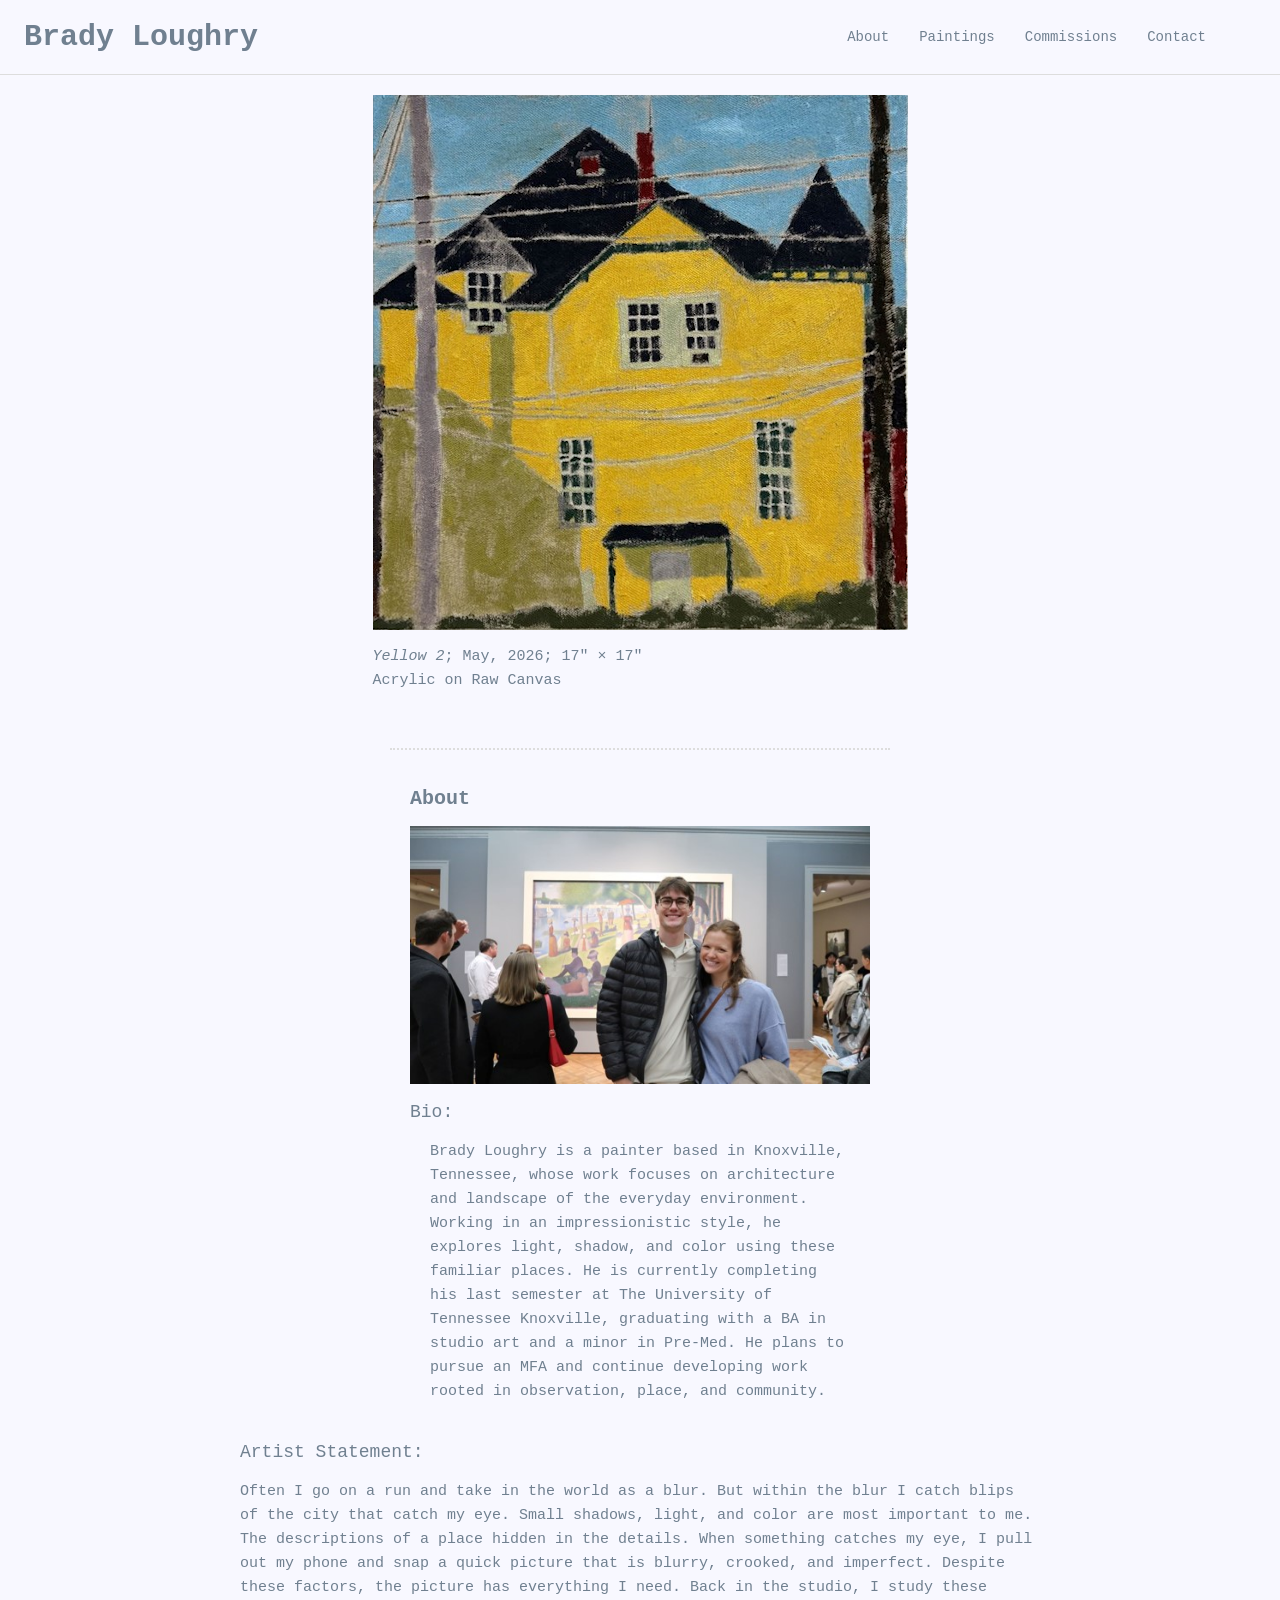
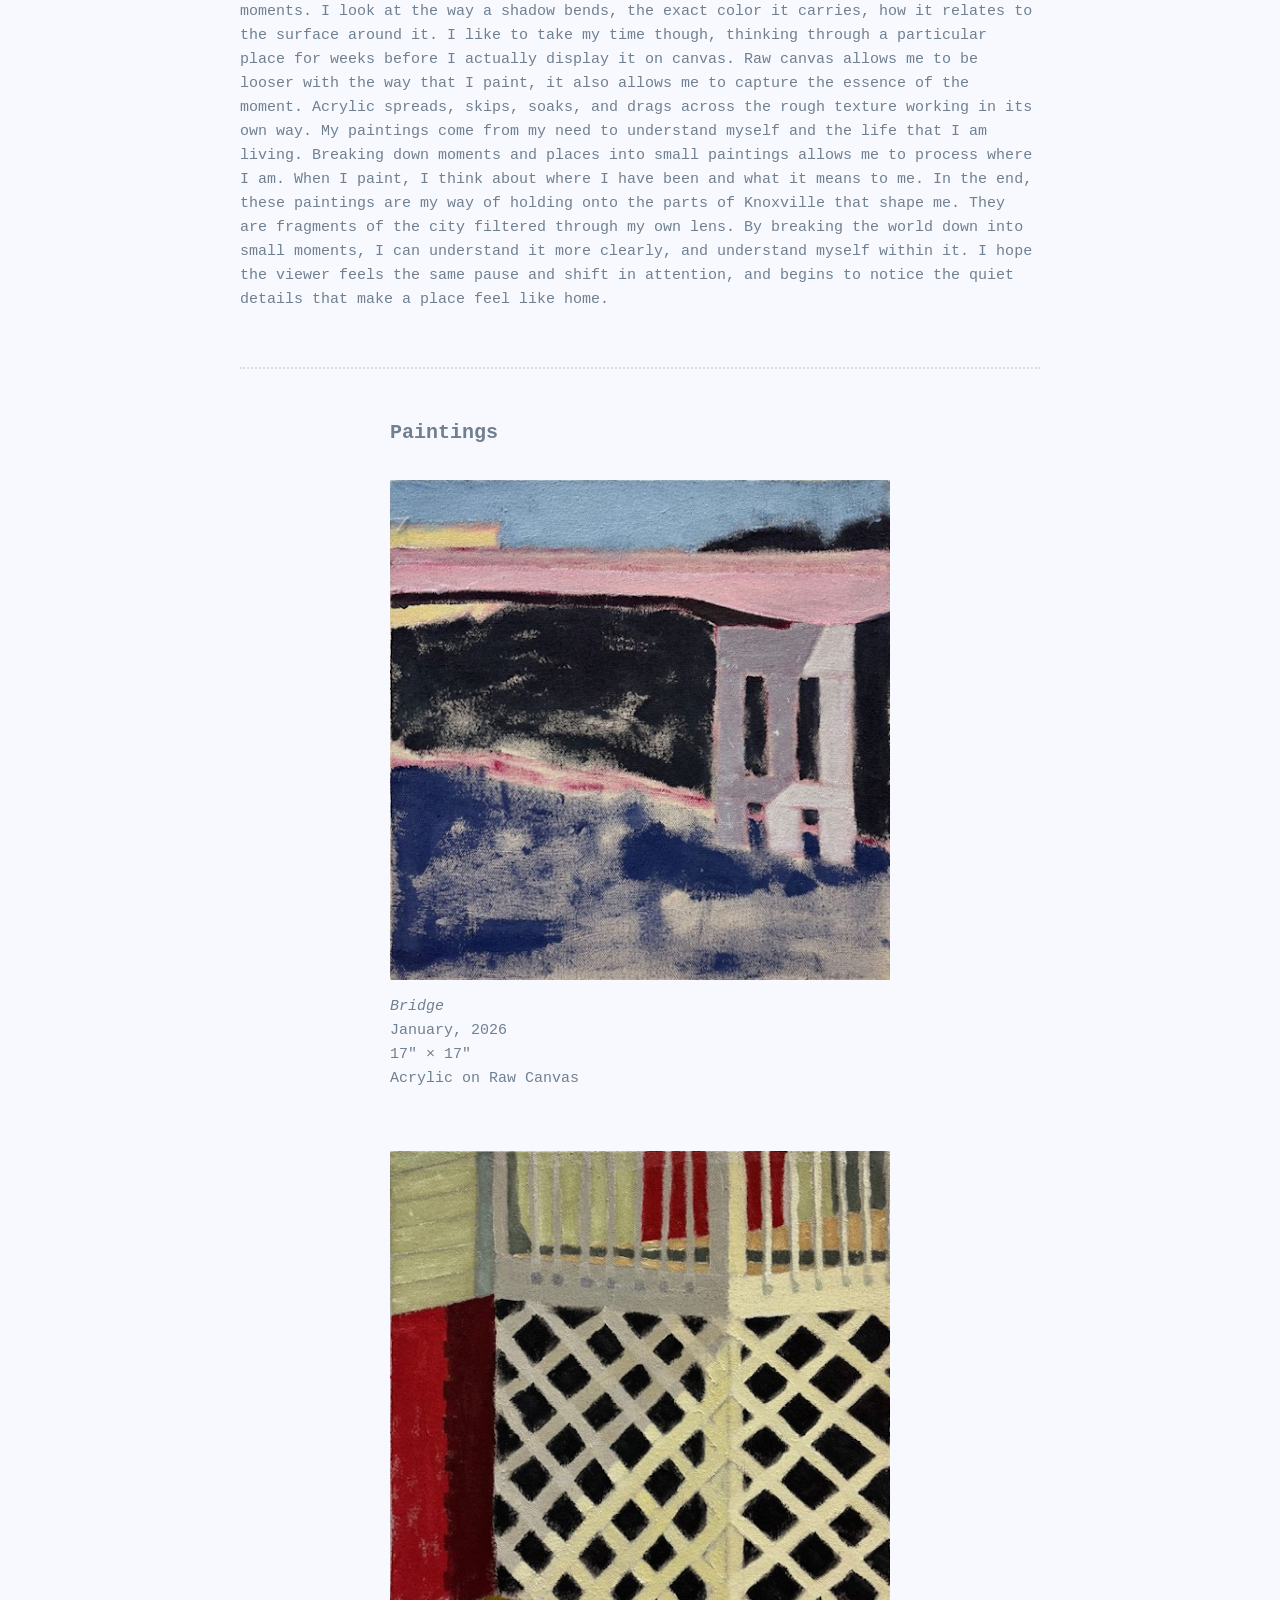
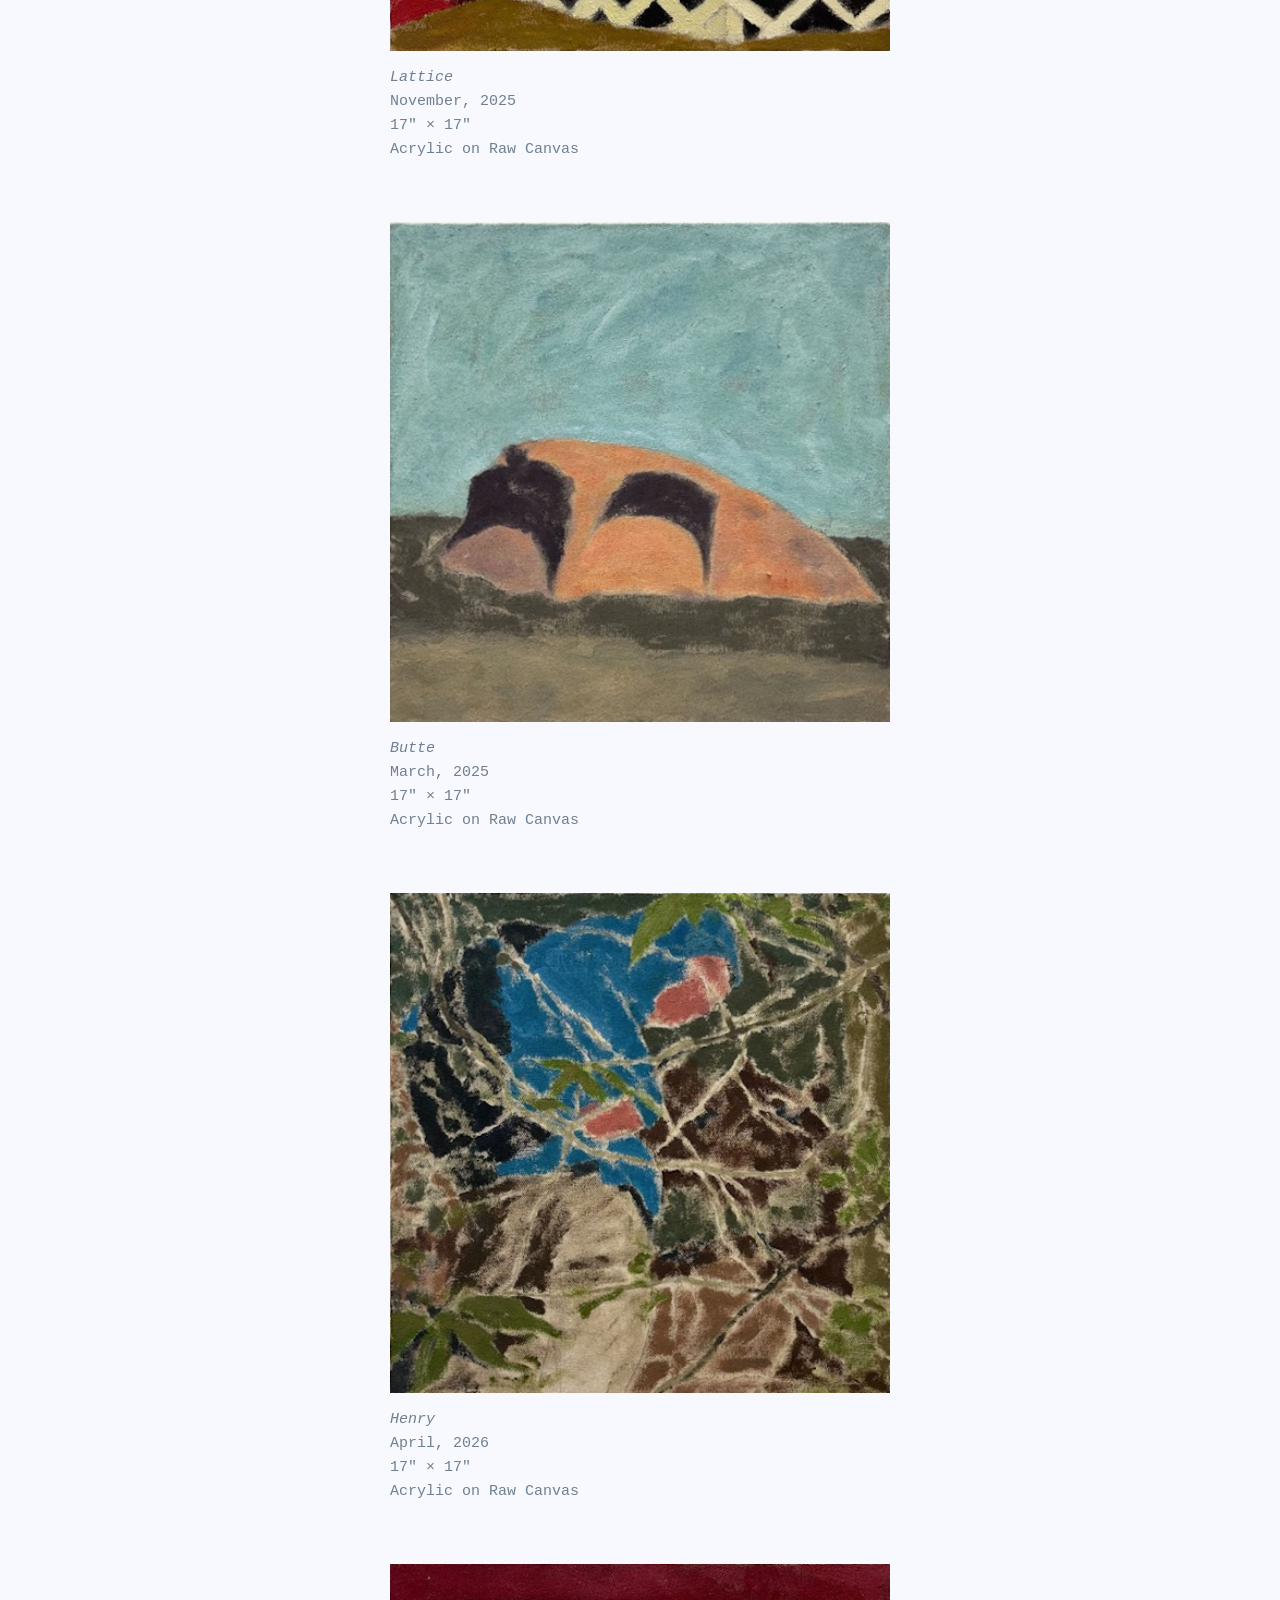
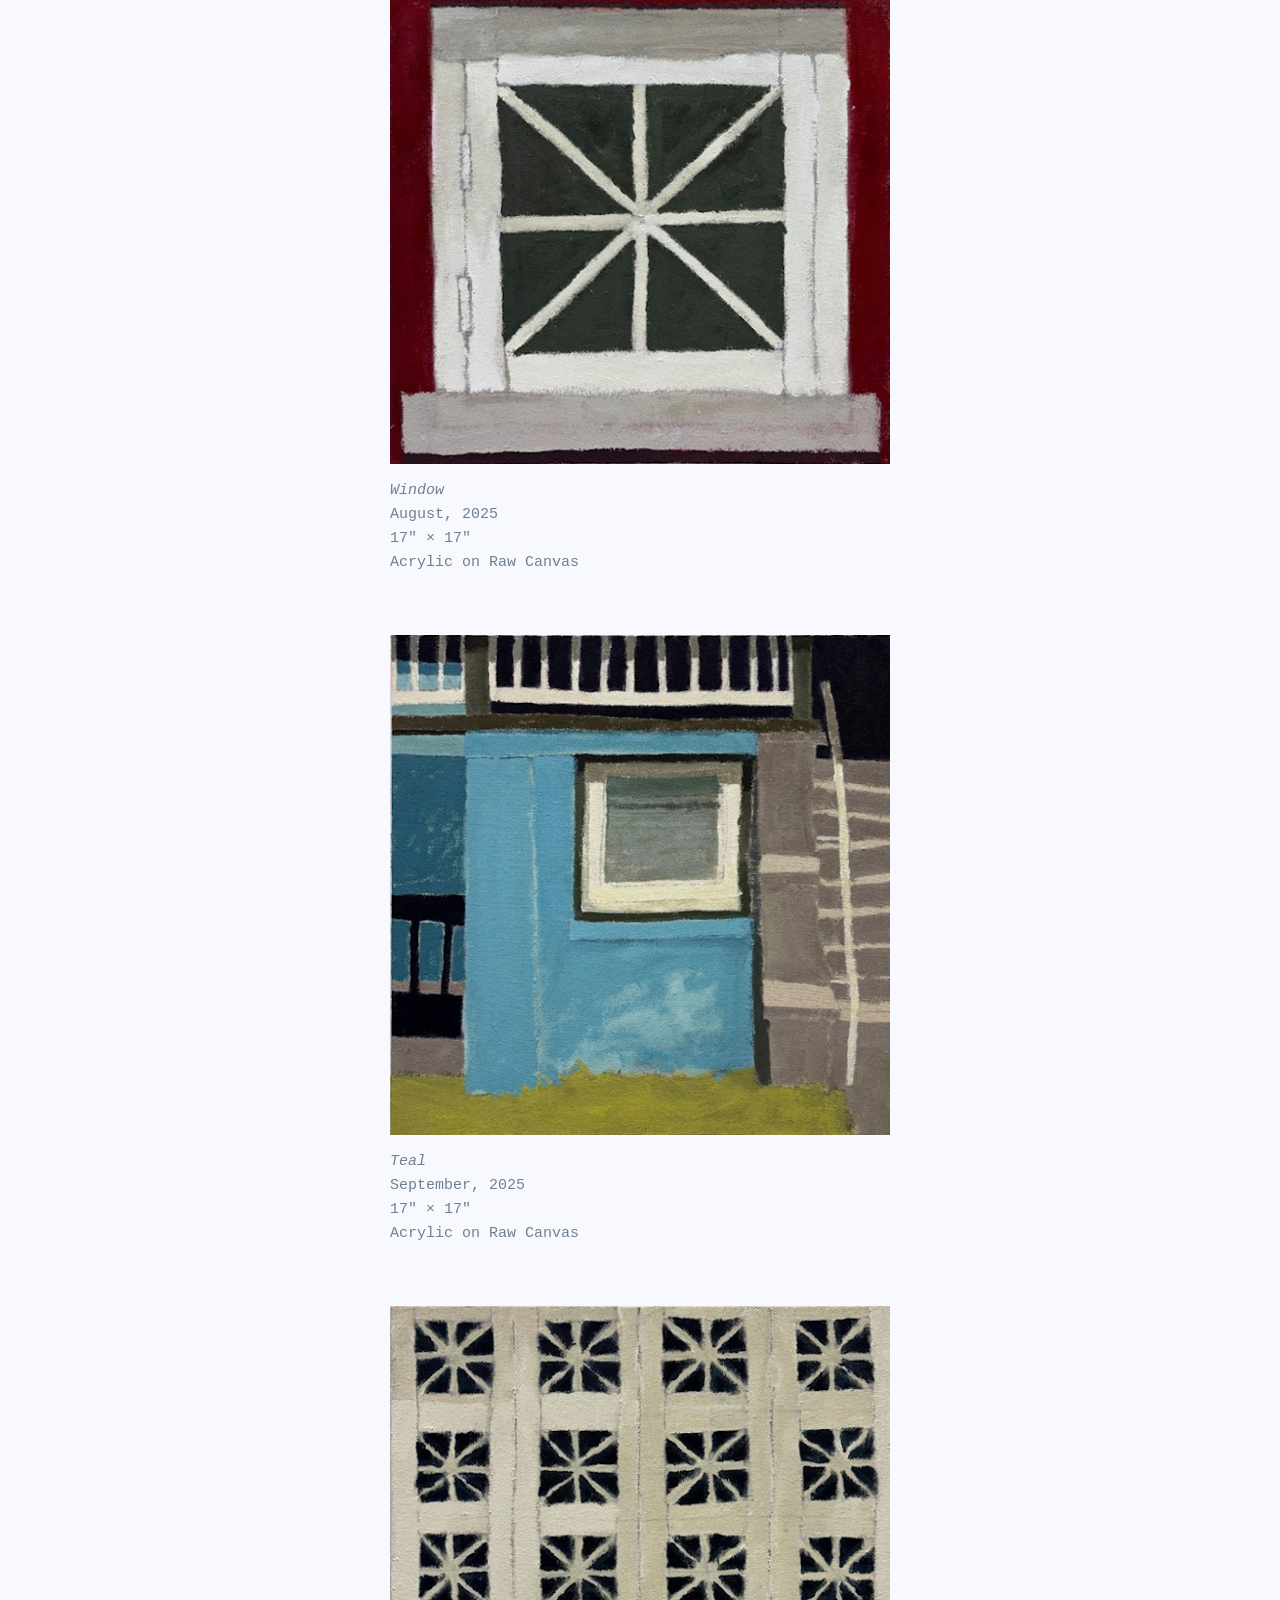
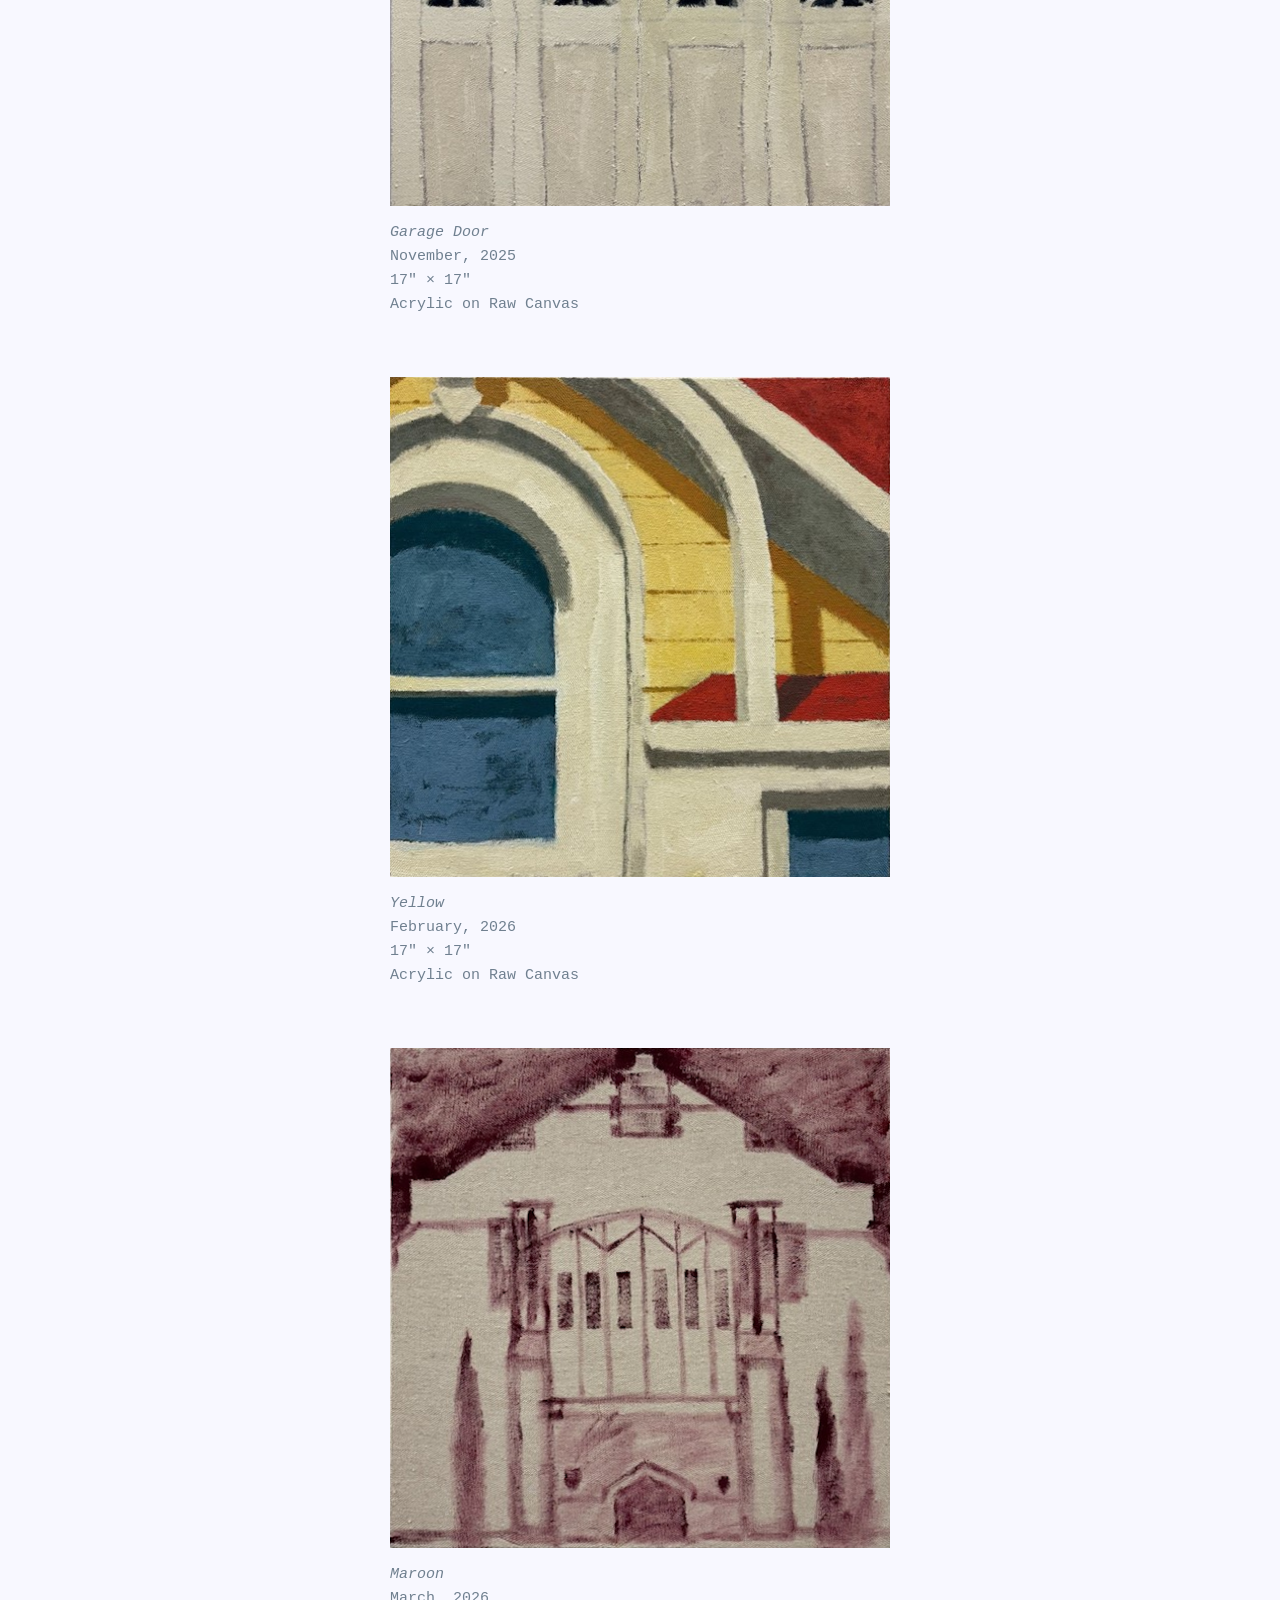
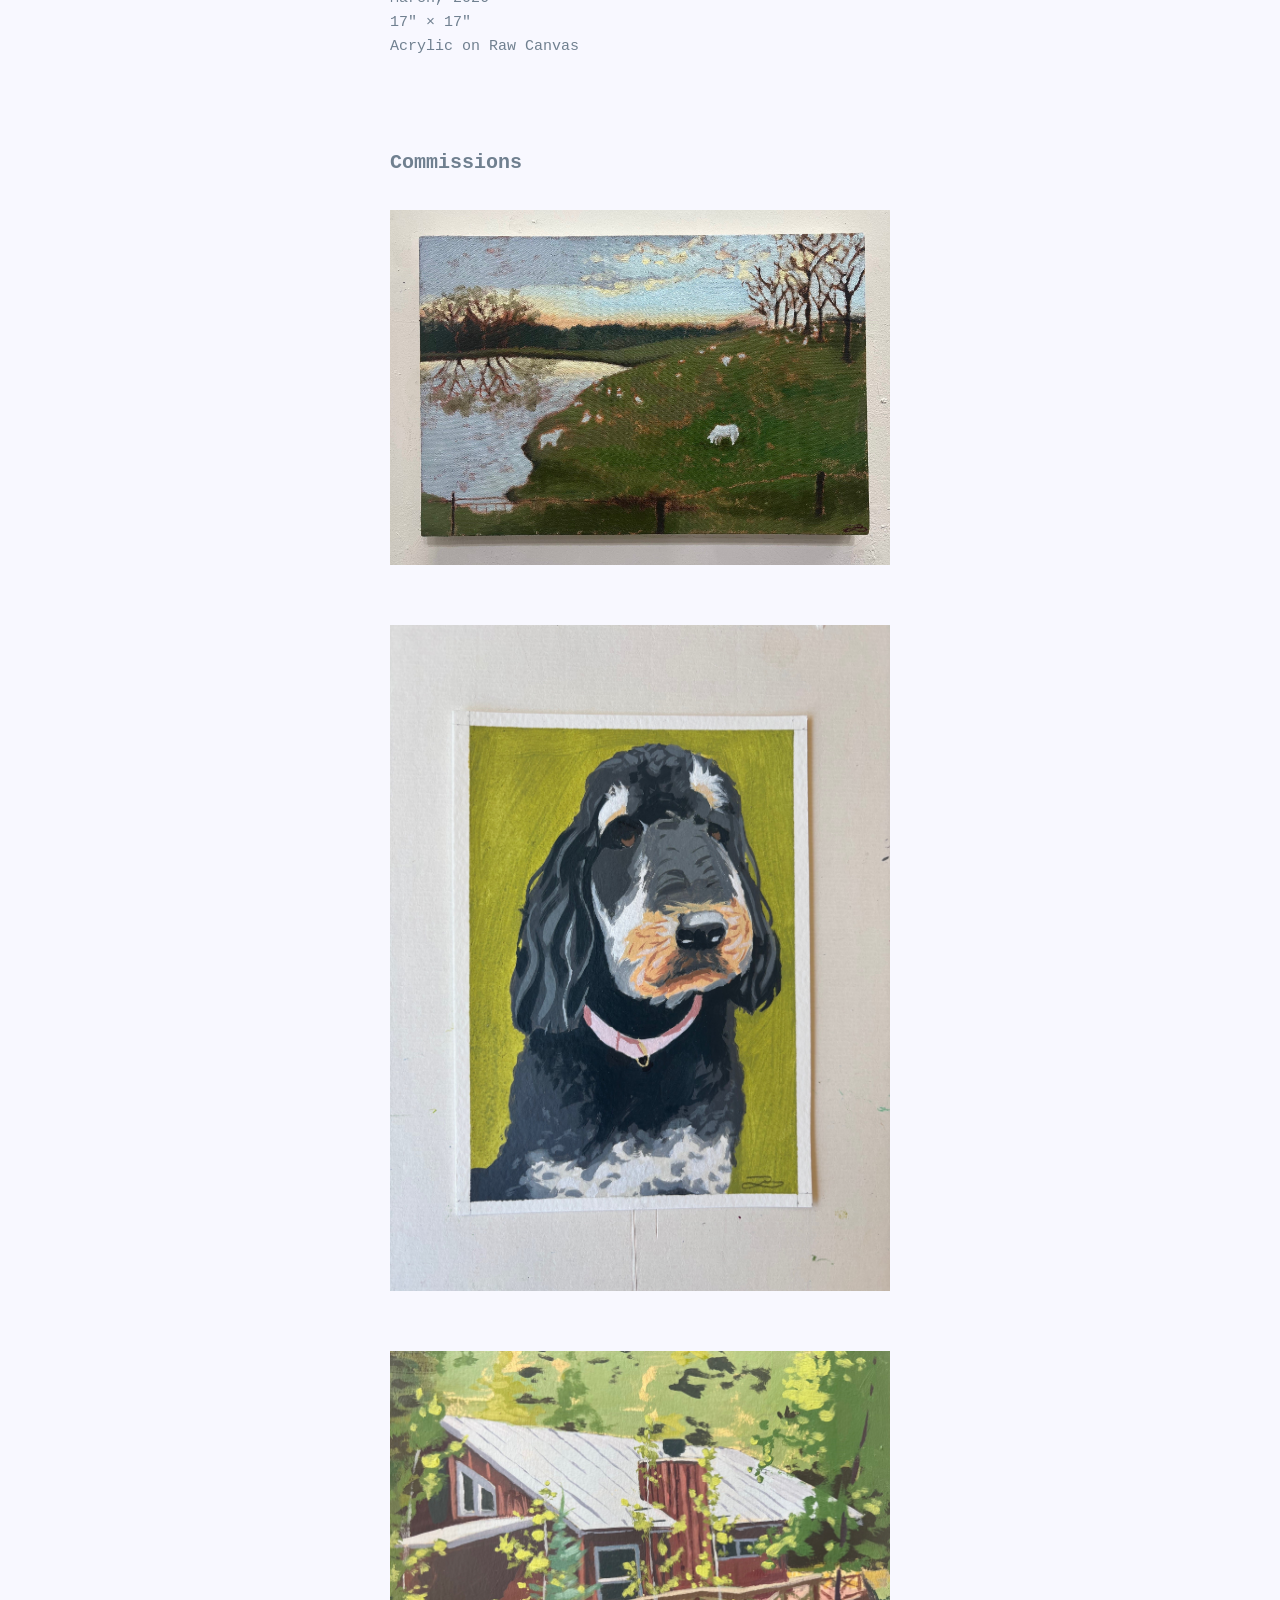
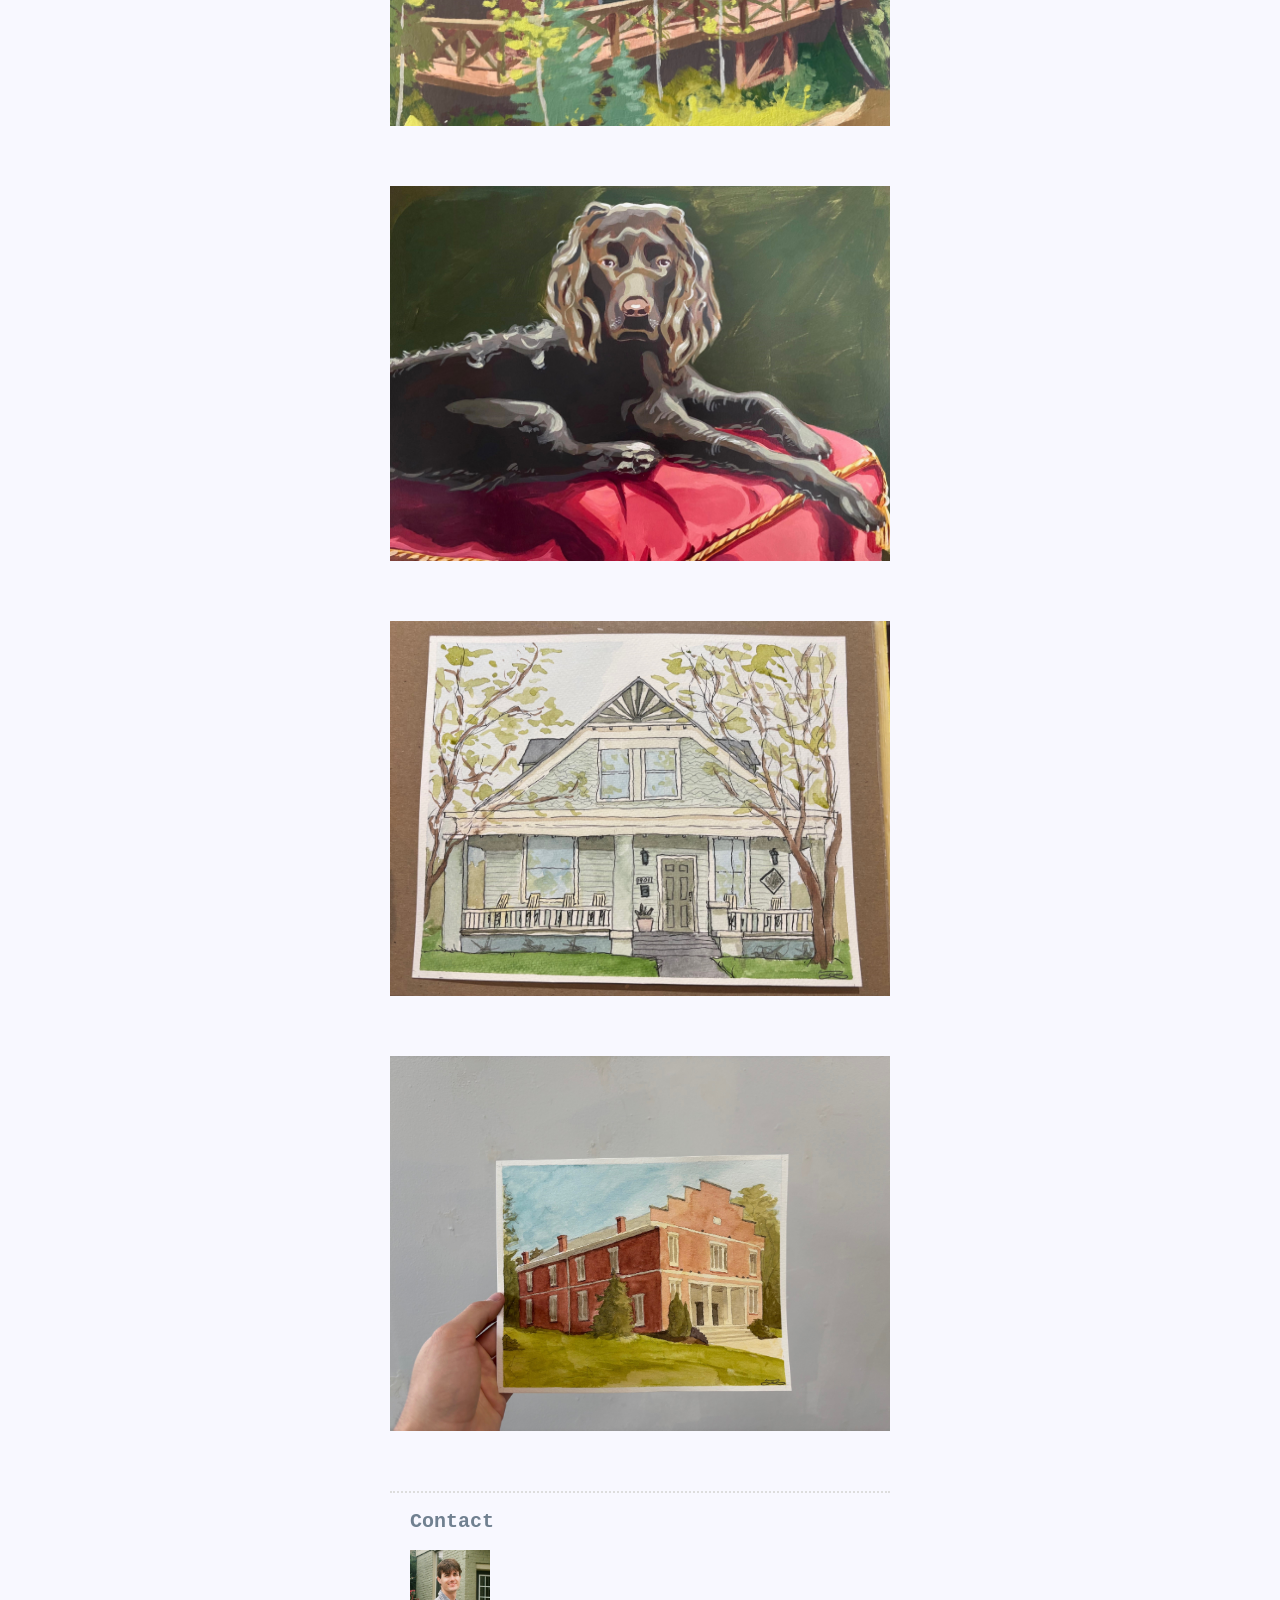
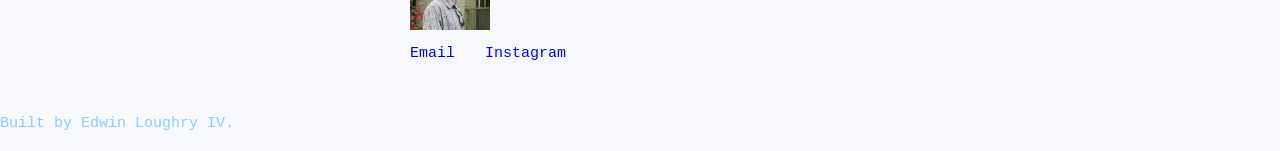
<file: index.html>
<!DOCTYPE html>
<html lang="en">

<head>
    <meta charset="UTF-8">
    <meta name="viewport" content="width=device-width, initial-scale=1.0">
    <title>Brady Loughry</title>

    <link rel="stylesheet" href="style.css">
</head>

<body>

    <div id="top"></div>

    <header class="header">

        <h1><a href="#top">Brady Loughry</a></h1>

        <nav class="navbar">
            <a href="#about">About</a>
            <a href="#art">Paintings</a>
            <a href="#commissions">Commissions</a>
            <a href="#contact">Contact</a>
        </nav>

    </header>

    <main>

        <section class="art-page">
            <article class="top-piece">
                    <a href="images/brady2.png" target="_blank" rel="noopener noreferrer">
                        <img src="images/brady2.png" alt="Yellow 2">
                    </a>
                    <p>
                        <i>Yellow 2</i>; May, 2026; 17" × 17"<br>
                        Acrylic on Raw Canvas
                    </p>
                </article>
        </section>

        <section id="about">
            <div class="about">
                <br>
                <h2>About</h2>
                <img src="images/headshot/bradygallery.jpg" alt="Brady Loughry" class="headshot">

                <h3>Bio:</h3>
                    <p>Brady Loughry is a painter based in Knoxville, Tennessee, whose work focuses on architecture and landscape of the everyday environment. Working in an impressionistic style, he explores light, shadow, and color using these familiar places. He is currently completing his last semester at The University of Tennessee Knoxville, graduating with a BA in studio art and a minor in Pre-Med. He plans to pursue an MFA and continue developing work rooted in observation, place, and community.
                    </p><br>
            </div>

            <div class="artist-statement">
                <h3>Artist Statement:</h3>
                    <p>Often I go on a run and take in the world as a blur. But within the blur I catch blips of the city that catch my eye. Small shadows, light, and color are most important to me. The descriptions of a place hidden in the details. When something catches my eye, I pull out my phone and snap a quick picture that is blurry, crooked, and imperfect. Despite these factors, the picture has everything I need.
                    Back in the studio, I study these moments. I look at the way a shadow bends, the exact color it carries, how it relates to the surface around it. I like to take my time though, thinking through a particular place for weeks before I actually display it on canvas. Raw canvas allows me to be looser with the way that I paint, it also allows me to capture the essence of the moment. Acrylic spreads, skips, soaks, and drags across the rough texture working in its own way. 
                    My paintings come from my need to understand myself and the life that I am living. Breaking down moments and places into small paintings allows me to process where I am. When I paint, I think about where I have been and what it means to me. 
                    In the end, these paintings are my way of holding onto the parts of Knoxville that shape me. They are fragments of the city filtered through my own lens. By breaking the world down into small moments, I can understand it more clearly, and understand myself within it. I hope the viewer feels the same pause and shift in attention, and begins to notice the quiet details that make a place feel like home.
                    </p><br></br>
            </div>
        </section>

        <section id="art" class="art-page">

            <div class="art-grid">

                <h2>Paintings</h2><br>

                <article class="piece">
                    <a href="images/brady1.png" target="_blank" rel="noopener noreferrer">
                        <img src="images/brady1.png" alt="Bridge">
                    </a>
                    <p>
                        <i>Bridge</i><br>
                        January, 2026<br>
                        17" × 17"<br>
                        Acrylic on Raw Canvas
                    </p>
                </article>

                <article class="piece">
                    <a href="images/brady3.png" target="_blank" rel="noopener noreferrer">
                        <img src="images/brady3.png" alt="Lattice">
                    </a>
                    <p>
                        <i>Lattice</i><br>
                        November, 2025<br>
                        17" × 17"<br>
                        Acrylic on Raw Canvas
                    </p>
                </article>

                <article class="piece">
                    <a href="images/brady4.png" target="_blank" rel="noopener noreferrer">
                        <img src="images/brady4.png" alt="Butte">
                    </a>
                    <p>
                        <i>Butte</i><br>
                        March, 2025<br>
                        17" × 17"<br>
                        Acrylic on Raw Canvas
                    </p>
                </article>

                <article class="piece">
                    <a href="images/brady5.png" target="_blank" rel="noopener noreferrer">
                        <img src="images/brady5.png" alt="Henry">
                    </a>
                    <p>
                        <i>Henry</i><br>
                        April, 2026<br>
                        17" × 17"<br>
                        Acrylic on Raw Canvas
                    </p>
                </article>

                <article class="piece">
                    <a href="images/brady6.png" target="_blank" rel="noopener noreferrer">
                        <img src="images/brady6.png" alt="Window">
                    </a>
                    <p>
                        <i>Window</i><br>
                        August, 2025<br>
                        17" × 17"<br>
                        Acrylic on Raw Canvas
                    </p>
                </article>

                <article class="piece">
                    <a href="images/brady7.png" target="_blank" rel="noopener noreferrer">
                        <img src="images/brady7.png" alt="Teal">
                    </a>
                    <p>
                        <i>Teal</i><br>
                        September, 2025<br>
                        17" × 17"<br>
                        Acrylic on Raw Canvas
                    </p>
                </article>

                <article class="piece">
                    <a href="images/brady8.png" target="_blank" rel="noopener noreferrer">
                        <img src="images/brady8.png" alt="Garage Door">
                    </a>
                    <p>
                        <i>Garage Door</i><br>
                        November, 2025<br>
                        17" × 17"<br>
                        Acrylic on Raw Canvas
                    </p>
                </article>

                <article class="piece">
                    <a href="images/brady9.png" target="_blank" rel="noopener noreferrer">
                        <img src="images/brady9.png" alt="Yellow">
                    </a>
                    <p>
                        <i>Yellow</i><br>
                        February, 2026<br>
                        17" × 17"<br>
                        Acrylic on Raw Canvas
                    </p>
                </article>

                <article class="piece">
                    <a href="images/brady10.png" target="_blank" rel="noopener noreferrer">
                        <img src="images/brady10.png" alt="Maroon">
                    </a>
                    <p>
                        <i>Maroon</i><br>
                        March, 2026<br>
                        17" × 17"<br>
                        Acrylic on Raw Canvas
                    </p>
                </article>

            </div>

        </section>

        <section id="commissions" class="art-page">

            <div class="art-grid">

                <h2>Commissions</h2><br>

                <article class="piece">
                    <a href="images/sheep.jpg" target="_blank" rel="noopener noreferrer">
                        <img src="images/sheep.jpg" alt="Sheep">
                    </a>
                </article>

                <article class="piece">
                    <a href="images/dog1.jpg" target="_blank" rel="noopener noreferrer">
                        <img src="images/dog1.jpg" alt="Dog1">
                    </a>
                </article>

                <article class="piece">
                    <a href="images/house1.jpg" target="_blank" rel="noopener noreferrer">
                        <img src="images/house1.jpg" alt="House1">
                    </a>
                </article>

                <article class="piece">
                    <a href="images/dog2.jpg" target="_blank" rel="noopener noreferrer">
                        <img src="images/dog2.jpg" alt="Dog2">
                    </a>
                </article>

                <article class="piece">
                    <a href="images/house2.jpg" target="_blank" rel="noopener noreferrer">
                        <img src="images/house2.jpg" alt="House2">
                    </a>
                </article>

                <article class="piece">
                    <a href="images/house3.jpg" target="_blank" rel="noopener noreferrer">
                        <img src="images/house3.jpg" alt="House3">
                    </a>
                </article>

            </div>

        </section>

        <section id="contact" class="about">

            <h2>Contact</h2>
            <img src="images/headshot/491461571_1710910929514769_4715654571238223370_n.jpg" alt="Brady Loughry" class="headshot-icon">
            <div class="about-links">

                <a href="mailto:bbloughry@live.com">
                    Email
                </a>

                <a href="https://www.instagram.com/bradyloughry/"
                   target="_blank"
                   rel="noopener noreferrer">
                    Instagram
                </a>

            </div>
        </section>

    </main>

    <p class="secret">Built by Edwin Loughry IV.</p>

</body>

</html>
</file>
<file: style.css>
html {
    scroll-behavior: smooth;
}

body {
    margin: 0;
    background: ghostwhite;
    color: slategray;
    font-family: "Lucida Console", "Courier New", monospace;
    font-size: 18px;
    overflow-x: hidden;
}

*,
*::before,
*::after {
    box-sizing: border-box;
}

h1 {
    font-size: 30px;
    font-weight: bold;
}

h2 {
    font-size: 20px;
    font-weight: bold;
}

h3 {
    font-size: 18px;
    font-weight: normal;
}

p {
    font-size: 15px;
    line-height: 1.6;
}

img {
    max-width: 100%;
    height: auto;
    display: block;
}

.header {
    position: fixed;
    top: 0;
    left: 0;
    width: 100%;
    box-sizing: border-box;
    display: flex;
    justify-content: space-between;
    align-items: center;
    padding: 0px 24px;
    background: ghostwhite;
    border-bottom: 1px solid #ddd;
    z-index: 1000;
    background: rgba(248, 248, 255, 0.95);
    backdrop-filter: blur(6px);
}

.header h1 a {
    color: inherit;
    text-decoration: none;
    transition: opacity 0.2s ease;
}

.header h1 a:hover {
    opacity: 0.5;
}

.navbar {
    display: flex;
    gap: 30px;
    margin-right: 50px;
}

.navbar a {
    color: slategray;
    text-decoration: none;
    font-size: 14px;
    transition: opacity 0.2s ease;
}

.navbar a:hover {
    opacity: 0.5;
}

.art-page {
    display: flex;
    justify-content: center;
    padding-top: 15px;
}

.art-grid {
    width: 100%;
    max-width: 500px;
}

.top-piece {
    max-width: 600px;
    padding-top: 80px;
    padding-bottom: 40px;
}

.piece {
    margin-bottom: 60px;
}

.art-grid img {
    width: 100%;
    height: auto;
    display: block;
}

.art-grid p {
    font-size: 15px;
    line-height: 1.6;
    margin-top: 15px;
}

.about {
    max-width: 500px;
    margin: 0 auto;
    padding: 0 20px;
    box-sizing: border-box;
    border-top: 2px dotted #ddd;
}

.artist-statement {
    max-width: 800px;
    border-bottom: 2px dotted #ddd;
    text-align: left;
    margin: 0 auto 20px;
}

.headshot {
    width: 100%;
    max-width: 537px;
    height: auto;
    display: block;
    margin: 15px auto;
    object-fit: cover;
}

.headshot-icon {
    width: 80px;
    height: 80px;
    object-fit: cover;
}

.about p {
    max-width: 420px;
    margin: 0 auto;
    width: 100%;
}

.about-links {
    display: flex;
    justify-content: left;
    gap: 30px;
    margin-top: 15px;
    margin-bottom: 50px;
}

.about-links a {
    color: blue;
    text-decoration: none;
    font-size: 15px;
    transition: opacity 0.2s ease;
}

.about-links a:hover {
    opacity: 0.5;
}

#art,
#about,
#contact {
    scroll-margin-top: 100px;
}

.secret {
    color: lightskyblue;
    text-decoration: none;
    font-size: 15px;
}

/* ---------- Mobile ---------- */

@media (max-width: 768px) {

    h1 {
        font-size: 28px;
    }

    h2 {
        font-size: 18px;
    }

    p {
        font-size: 14px;
    }

    .header {
        flex-direction: column;
        justify-content: center;
        align-items: center;
        padding: 16px 20px;
        gap: 8px;
        width: 100%;
        box-sizing: border-box;
    }

    .header h1 {
        margin: 0;
        font-size: 28px;
        text-align: center;
    }

    .navbar {
        display: flex;
        flex-wrap: wrap;
        justify-content: center;
        align-items: center;
        width: 100%;
        margin: 0;
        padding: 0;
        gap: 16px;
    }

    .navbar a {
        white-space: nowrap;
    }

    .art-page {
        padding-top: 15px;
    }

    .top-piece {
    width: 100%;
    max-width: 500px;
    padding-top: 100px;
    padding-bottom: 20px;
    }

    .piece {
        margin-bottom: 32px;
    }

    .art-grid {
    width: 100%;
    max-width: 100%;
    padding: 0 20px 0 20px;
    box-sizing: border-box;
    }

    .about,
    .about p,
    .artist-statement {
        width: 100%;
        padding: 0px 20px 0px 20px;
        box-sizing: border-box;
    }

    .about-links {
        flex-direction: column;
        gap: 14px;
        align-items: flex-start;
    }

    .headshot {
        width: 100%;
        height: auto;
    }
}
</file>
